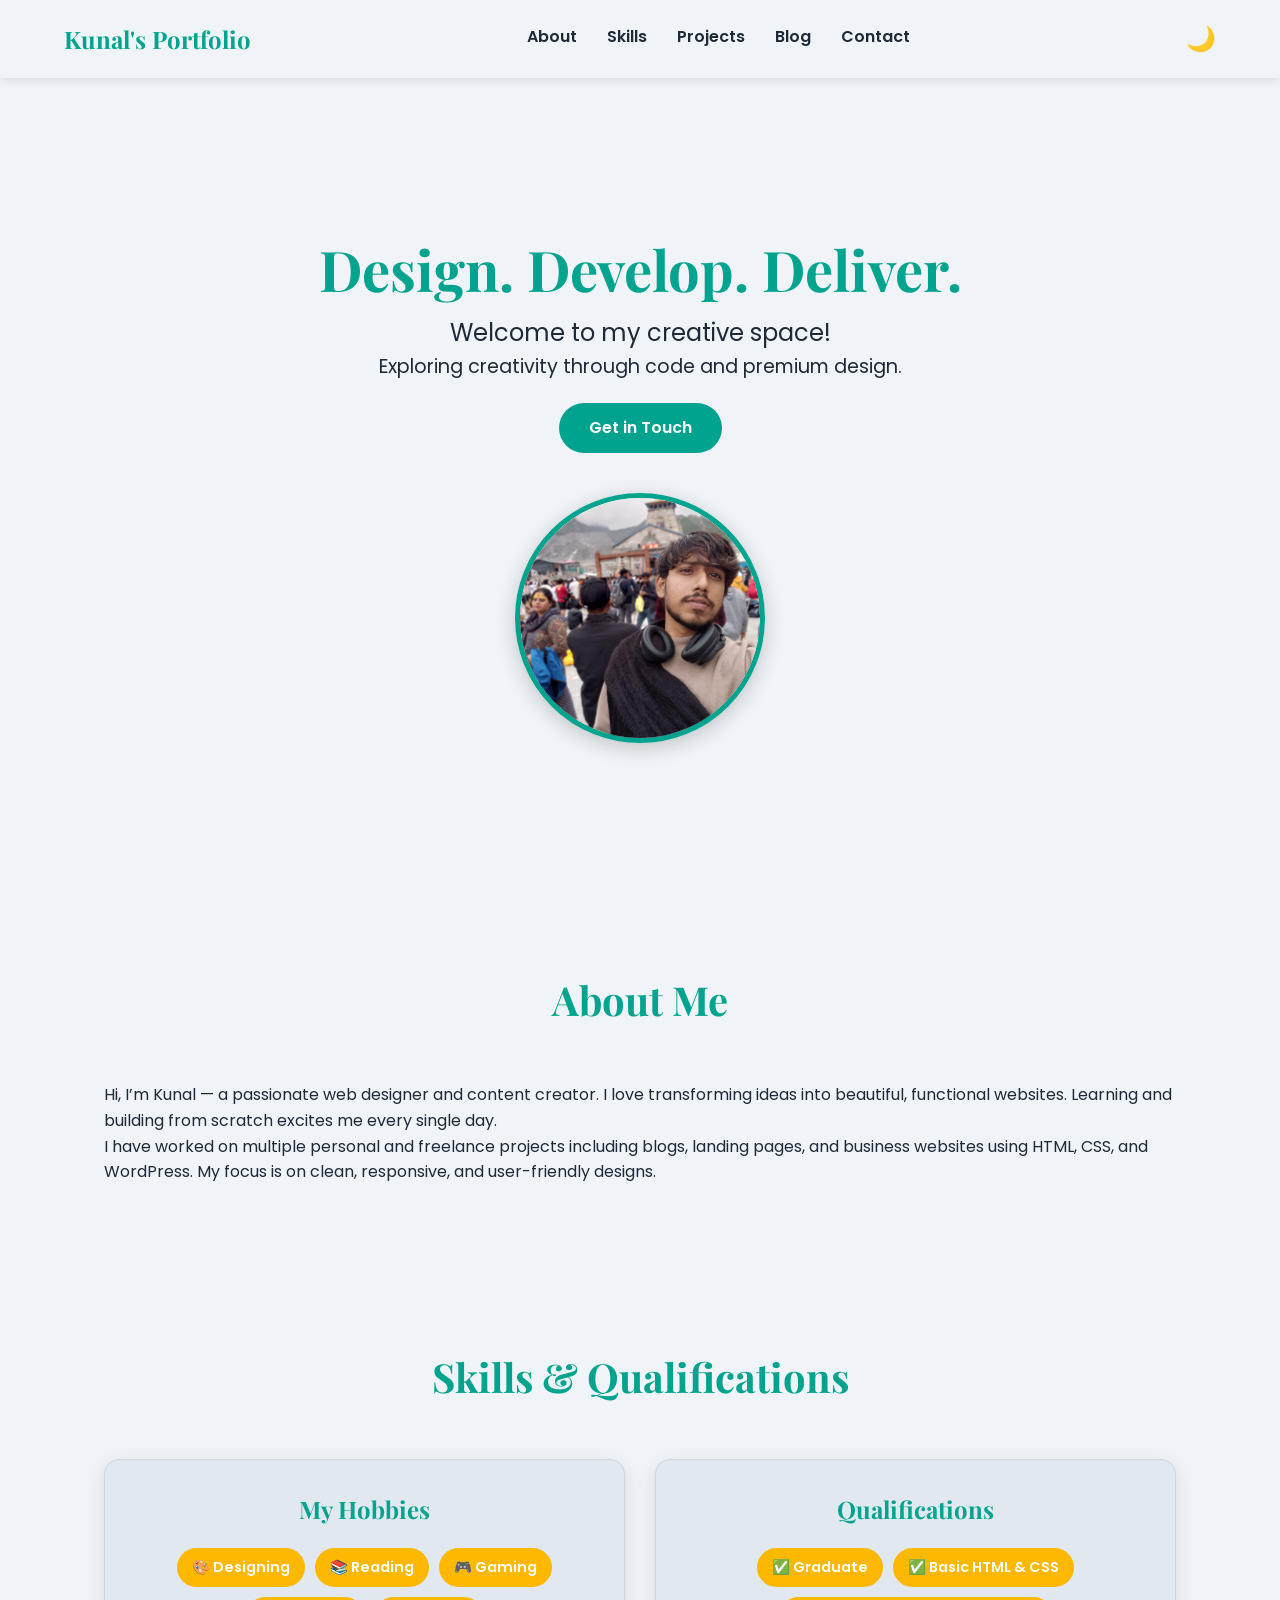
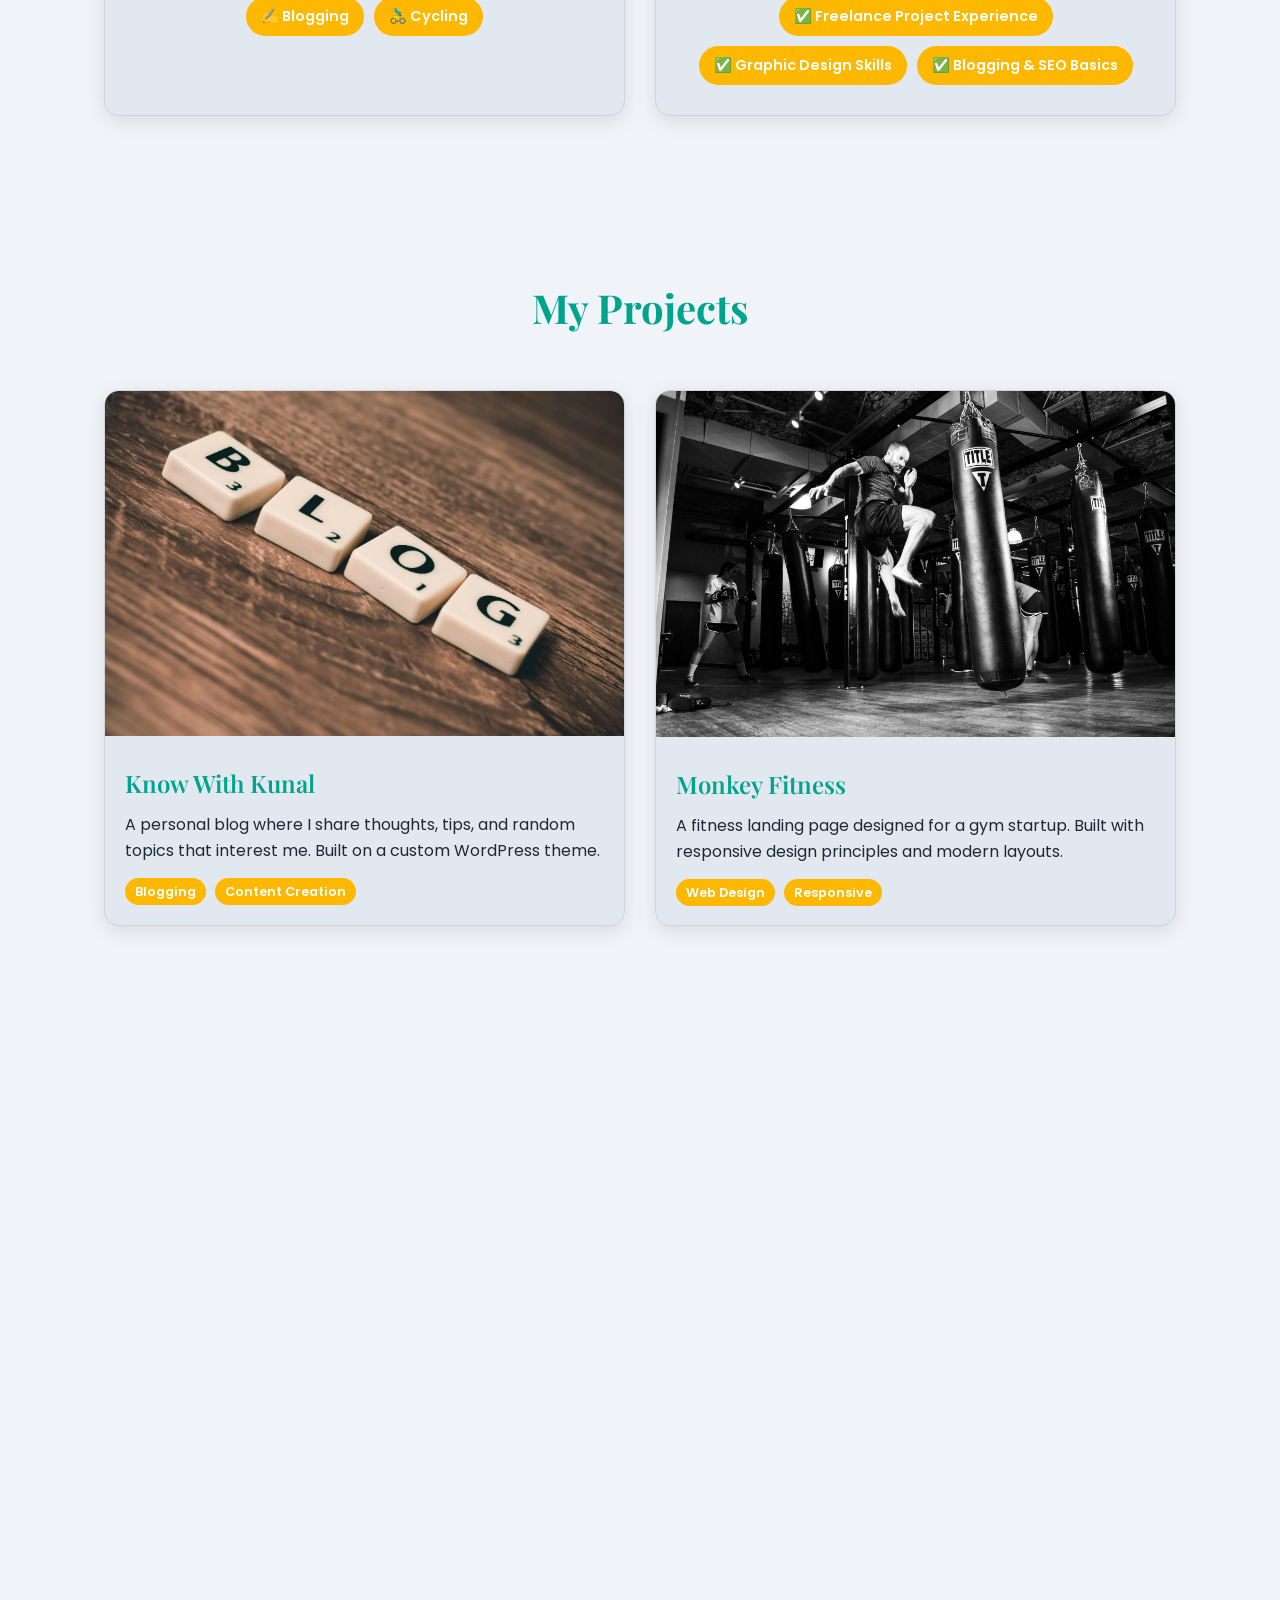
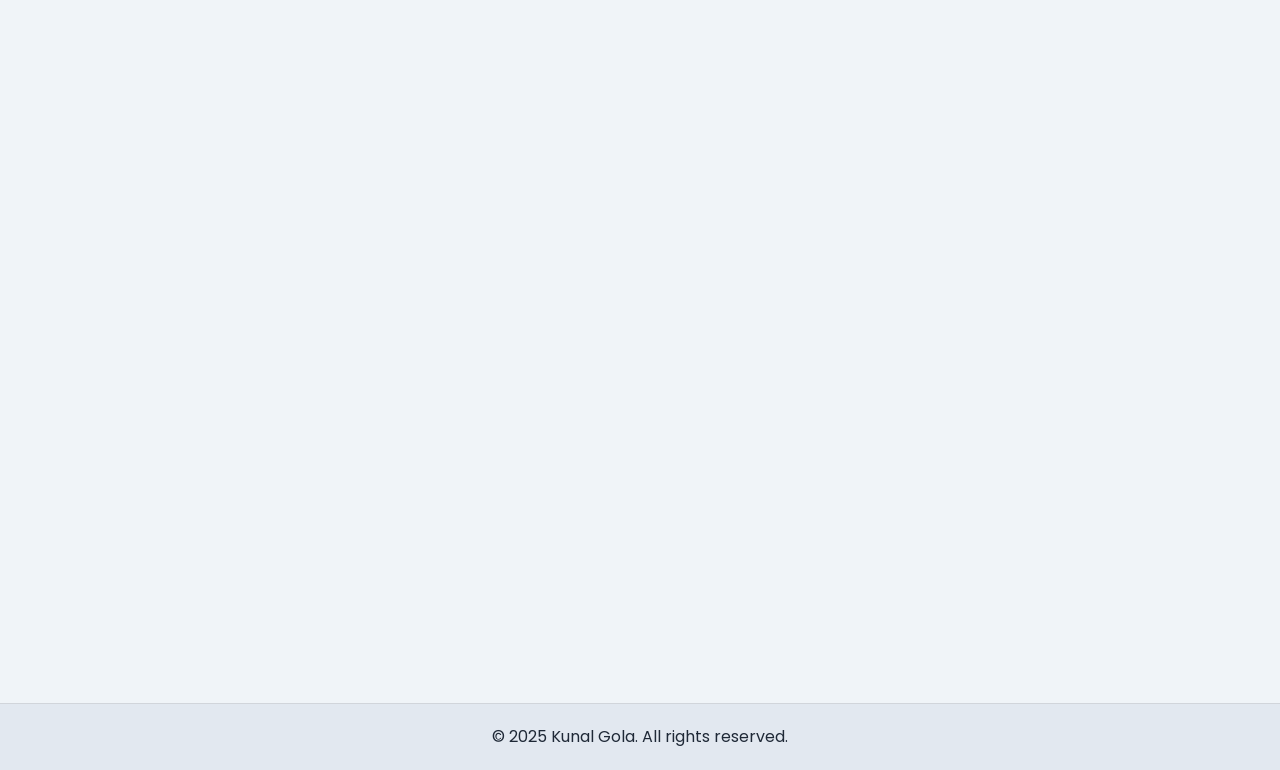
<file: index.html>
<!DOCTYPE html>
<html lang="en">
<head>
    <meta charset="UTF-8">
    <meta name="viewport" content="width=device-width, initial-scale=1.0">
    <title>Kunal's Portfolio</title>
    <!-- Link to the custom CSS file -->
    <link rel="stylesheet" href="style.css">
    <!-- Google Fonts for a professional look -->
    <link href="https://fonts.googleapis.com/css2?family=Poppins:wght@300;400;600;700&family=Playfair+Display:wght@400&display=swap" rel="stylesheet">
</head>
<body>

    <!-- Loader Screen -->
    <div id="loader" class="loader">
        <div class="spinner"></div>
    </div>

    <!-- Header with Navigation and Dark Mode Toggle -->
    <header class="header">
        <a href="#" class="logo">Kunal's Portfolio</a>
        <nav class="nav">
            <a href="#about" class="nav-link">About</a>
            <a href="#skills" class="nav-link">Skills</a>
            <a href="#projects" class="nav-link">Projects</a>
            <a href="#blog" class="nav-link">Blog</a>
            <a href="#contact" class="nav-link">Contact</a>
        </nav>
        <button id="theme-toggle" class="theme-toggle">🌙</button>
    </header>

    <!-- Hero Section -->
    <section id="hero" class="hero">
        <div class="hero-content">
            <h1 class="hero-title">Design. Develop. Deliver.</h1>
            <p class="hero-subtitle">Welcome to my creative space!</p>
            <p class="hero-text">Exploring creativity through code and premium design.</p>
            <a href="#contact" class="cta-button">Get in Touch</a>
        </div>
        <div class="hero-image-container">
            <!-- Replace with your own image -->
            <img src="me.jpg" alt="Kunal's Profile" class="hero-img">
        </div>
    </section>

    <!-- About Section -->
    <section id="about" class="section reveal">
        <h2 class="section-title">About Me</h2>
        <div class="about-content">
            <p>Hi, I’m Kunal — a passionate web designer and content creator. I love transforming ideas into beautiful, functional websites. Learning and building from scratch excites me every single day.</p>
            <p>I have worked on multiple personal and freelance projects including blogs, landing pages, and business websites using HTML, CSS, and WordPress. My focus is on clean, responsive, and user-friendly designs.</p>
        </div>
    </section>

    <!-- Skills and Qualifications Section -->
    <section id="skills" class="section reveal">
        <h2 class="section-title">Skills & Qualifications</h2>
        <div class="cards-grid">
            <div class="card">
                <h3>My Hobbies</h3>
                <div class="tags">
                    <span>🎨 Designing</span>
                    <span>📚 Reading</span>
                    <span>🎮 Gaming</span>
                    <span>✍️ Blogging</span>
                    <span>🚴‍♂️ Cycling</span>
                </div>
            </div>
            <div class="card">
                <h3>Qualifications</h3>
                <div class="tags">
                    <span>✅ Graduate</span>
                    <span>✅ Basic HTML & CSS</span>
                    <span>✅ Freelance Project Experience</span>
                    <span>✅ Graphic Design Skills</span>
                    <span>✅ Blogging & SEO Basics</span>
                </div>
            </div>
        </div>
    </section>

    <!-- Projects Section -->
    <section id="projects" class="section reveal">
        <h2 class="section-title">My Projects</h2>
        <div class="projects-grid">
            <!-- Project 1: Your Blog -->
            <a href="https://knowwithkunal.blogspot.com/?m=1" target="_blank" class="project-card">
                <img src="2.jpg" alt="Know With Kunal Blog">
                <div class="project-info">
                    <h3>Know With Kunal</h3>
                    <p>A personal blog where I share thoughts, tips, and random topics that interest me. Built on a custom WordPress theme.</p>
                    <span class="project-tag">Blogging</span>
                    <span class="project-tag">Content Creation</span>
                </div>
            </a>
            <!-- Project 2: Monkey Fitness -->
    <a href="https://kunalji1012.github.io/Monkeyfitnessgym/" target="_blank" class="project-card">
        <img src="1.jpg" alt="Monkey Fitness">
        <div class="project-info">
            <h3>Monkey Fitness</h3>
            <p>A fitness landing page designed for a gym startup. Built with responsive design principles and modern layouts.</p>
            <span class="project-tag">Web Design</span>
            <span class="project-tag">Responsive</span>
        </div>
    </a>
           
        </div>
    </section>

    <!-- Blog Section (Scrollable) -->
    <section id="blog" class="section reveal">
        <h2 class="section-title">My Blog</h2>
        <p class="section-subtitle">A collection of my thoughts and insights.</p>
        <div class="scroll-container">
            <div class="blog-cards-row">
                <a href="#" class="blog-card">
                    <h4>📝 5 Morning Habits</h4>
                    <p>Boost your day with these powerful habits.</p>
                </a>
                <a href="#" class="blog-card">
                    <h4>💻 Learn HTML & CSS</h4>
                    <p>Start your web design journey the right way.</p>
                </a>
                <a href="#" class="blog-card">
                    <h4>📈 Productivity Hacks</h4>
                    <p>Simple tricks to increase daily focus.</p>
                </a>
                <a href="#" class="blog-card">
                    <h4>🎯 Goal Setting Tips</h4>
                    <p>How to stay motivated and consistent.</p>
                </a>
            </div>
        </div>
        <a class="cta-button" href="https://knowwithkunal.blogspot.com" target="_blank">🌐 Visit Full Blog</a>
    </section>

    <!-- Contact Section -->
   <!-- Contact Section -->
<section id="contact" class="section reveal">
    <h2 class="section-title">Contact Me</h2>
    <p class="section-subtitle">I'm currently open for new opportunities.</p>
    
    <form class="contact-form" action="https://formspree.io/f/xjkolqvy" method="POST">
        <input type="text" name="name" placeholder="Your Name" required />
        <input type="email" name="email" placeholder="Your Email" required />
        <textarea name="message" rows="5" placeholder="Your Message" required></textarea>
        <button type="submit" class="cta-button">Send Message</button>
    </form>
    
    <div class="contact-info">
        <p>📍 Delhi, India | 📧 kunalji1012@gmail.com</p>
        <p>
            <a href="https://www.instagram.com/__kunal__2909" target="_blank">Instagram</a> |
            <a href="https://wa.me/qr/DSJIEBOKUOROB1" target="_blank">WhatsApp</a>
        </p>
    </div>
</section>

    <!-- Footer -->
    <footer class="footer">
        <p>&copy; 2025 Kunal Gola. All rights reserved.</p>
    </footer>

    <!-- Scroll to Top Button -->
    <button id="scrollTopBtn" class="scroll-top-btn">⬆️</button>

    <!-- Link to the custom JavaScript file -->
    <script src="script.js"></script>
</body>
</html>
</file>
<file: style.css>
/* ===================== */
/* CSS Variables & Global Styles */
/* ===================== */
:root {
    /* New Color Palette for Light Mode */
    --bg-color: #f0f4f8;      /* A soft, light gray-blue background */
    --text-color: #1f2937;    /* Dark gray for main text */
    --primary-color: #00a38d; /* Vibrant teal for highlights */
    --secondary-color: #ffb800; /* Warm amber for accents */
    --card-bg: #e2e8f0;       /* Slightly lighter gray for card backgrounds */
    --card-border: #d1d5db;   /* Subtle border for cards */
    --font-heading: 'Playfair Display', serif;
    --font-body: 'Poppins', sans-serif;
}

body.dark-mode {
    /* New Color Palette for Dark Mode */
    --bg-color: #111827;      /* Dark blue-gray background */
    --text-color: #d1d5db;    /* Light gray for main text */
    --primary-color: #00a38d; /* Same vibrant teal for highlights */
    --secondary-color: #ffb800; /* Same warm amber for accents */
    --card-bg: #1f2937;       /* Slightly lighter dark gray for cards */
    --card-border: #374151;   /* Subtle border for cards */
}

* {
    box-sizing: border-box;
    margin: 0;
    padding: 0;
    transition: background-color 0.3s ease, color 0.3s ease, transform 0.3s ease;
}

html {
    scroll-behavior: smooth;
}

body {
    font-family: var(--font-body);
    line-height: 1.6;
    background-color: var(--bg-color);
    color: var(--text-color);
}

.loader {
    position: fixed;
    top: 0;
    left: 0;
    width: 100%;
    height: 100%;
    background-color: var(--bg-color);
    display: flex;
    justify-content: center;
    align-items: center;
    z-index: 10000;
    opacity: 1;
    visibility: visible;
    transition: opacity 0.5s ease-out, visibility 0.5s ease-out;
}

body.loaded .loader {
    opacity: 0;
    visibility: hidden;
}

.spinner {
    width: 50px;
    height: 50px;
    border: 5px solid var(--primary-color);
    border-top-color: transparent;
    border-radius: 50%;
    animation: spin 1s linear infinite;
}

.section {
    padding: 80px 5%;
    max-width: 1200px;
    margin: 0 auto;
    opacity: 0;
    transform: translateY(50px);
    transition: opacity 1s ease-out, transform 1s ease-out;
}

.reveal.active {
    opacity: 1;
    transform: translateY(0);
}

.section-title {
    font-family: var(--font-heading);
    font-size: 2.5rem;
    font-weight: 700;
    text-align: center;
    margin-bottom: 50px;
    color: var(--primary-color);
}

.section-subtitle {
    text-align: center;
    margin-bottom: 20px;
}

.cta-button {
    display: inline-block;
    background-color: var(--primary-color);
    color: #ffffff;
    padding: 12px 30px;
    border-radius: 50px;
    text-decoration: none;
    font-weight: 600;
    margin-top: 20px;
    transition: transform 0.3s, box-shadow 0.3s, background-color 0.3s;
}

.cta-button:hover {
    transform: translateY(-3px);
    box-shadow: 0 5px 15px rgba(0, 0, 0, 0.2);
}

/* ===================== */
/* Header and Navigation */
/* ===================== */
.header {
    display: flex;
    justify-content: space-between;
    align-items: center;
    padding: 20px 5%;
    position: sticky;
    top: 0;
    z-index: 1000;
    background-color: var(--bg-color);
    box-shadow: 0 2px 10px rgba(0, 0, 0, 0.1);
}

.logo {
    font-family: var(--font-heading);
    font-size: 1.5rem;
    font-weight: 700;
    color: var(--primary-color);
    text-decoration: none;
}

.nav {
    display: flex;
    gap: 30px;
}

.nav-link {
    font-size: 1rem;
    font-weight: 600;
    color: var(--text-color);
    text-decoration: none;
    position: relative;
    padding-bottom: 5px;
}

.nav-link::after {
    content: '';
    position: absolute;
    left: 0;
    bottom: 0;
    width: 0;
    height: 2px;
    background-color: var(--primary-color);
    transition: width 0.3s ease;
}

.nav-link:hover::after {
    width: 100%;
}

.theme-toggle {
    background: none;
    border: none;
    font-size: 1.5rem;
    cursor: pointer;
    transition: transform 0.3s ease;
}

.theme-toggle:hover {
    transform: scale(1.1);
}

/* ===================== */
/* Hero Section */
/* ===================== */
.hero {
    display: flex;
    flex-direction: column;
    align-items: center;
    justify-content: center;
    text-align: center;
    min-height: 90vh;
    gap: 40px;
    padding: 0 5%;
}

.hero-title {
    font-family: var(--font-heading);
    font-size: 3.5rem;
    font-weight: 700;
    color: var(--primary-color);
    animation: fadeIn 1s ease-out;
}

.hero-subtitle {
    font-size: 1.5rem;
    font-weight: 400;
    color: var(--text-color);
    animation: slideInUp 1s ease-out;
}

.hero-text {
    font-size: 1.2rem;
    color: var(--text-color);
    animation: fadeIn 1.5s ease-out;
}

.hero-image-container {
    width: 250px;
    height: 250px;
    border-radius: 50%;
    overflow: hidden;
    border: 5px solid var(--primary-color);
    box-shadow: 0 5px 20px rgba(0, 0, 0, 0.2);
    animation: scaleIn 1.5s ease-out;
}

.hero-img {
    width: 100%;
    height: 100%;
    object-fit: cover;
}

/* ===================== */
/* Cards Section */
/* ===================== */
.cards-grid {
    display: grid;
    grid-template-columns: repeat(auto-fit, minmax(300px, 1fr));
    gap: 30px;
    text-align: center;
}

.card {
    background-color: var(--card-bg);
    border-radius: 15px;
    padding: 30px;
    box-shadow: 0 5px 20px rgba(0, 0, 0, 0.1);
    border: 1px solid var(--card-border);
    transition: transform 0.3s, box-shadow 0.3s;
}

.card:hover {
    transform: translateY(-10px);
    box-shadow: 0 10px 30px rgba(0, 0, 0, 0.2);
}

.card h3 {
    font-family: var(--font-heading);
    font-size: 1.5rem;
    margin-bottom: 20px;
    color: var(--primary-color);
}

.tags {
    display: flex;
    flex-wrap: wrap;
    justify-content: center;
    gap: 10px;
}

.tags span {
    background-color: var(--secondary-color);
    color: #ffffff;
    padding: 8px 15px;
    border-radius: 50px;
    font-size: 0.9rem;
    font-weight: 600;
}

/* ===================== */
/* Projects Section */
/* ===================== */
.projects-grid {
    display: grid;
    grid-template-columns: repeat(auto-fit, minmax(300px, 1fr));
    gap: 30px;
}

.project-card {
    background-color: var(--card-bg);
    border-radius: 15px;
    overflow: hidden;
    box-shadow: 0 5px 20px rgba(0, 0, 0, 0.1);
    border: 1px solid var(--card-border);
    transition: transform 0.3s, box-shadow 0.3s;
    text-decoration: none;
    color: var(--text-color);
}

.project-card:hover {
    transform: translateY(-10px);
    box-shadow: 0 10px 30px rgba(0, 0, 0, 0.2);
}

.project-card img {
    width: 100%;
    height: auto;           /* keep aspect ratio */
    object-fit: contain;    /* fit entire image inside */
    border-radius: 12px 12px 0 0; /* optional for rounded corners */
}

.project-info {
    padding: 20px;
}

.project-info h3 {
    font-family: var(--font-heading);
    font-size: 1.5rem;
    font-weight: 600;
    margin-bottom: 10px;
    color: var(--primary-color);
}

.project-info p {
    margin-bottom: 15px;
}

.project-tag {
    background-color: var(--secondary-color);
    color: #ffffff;
    padding: 5px 10px;
    border-radius: 20px;
    font-size: 0.8rem;
    font-weight: 600;
    margin-right: 5px;
}

/* ===================== */
/* Blog Section */
/* ===================== */
.scroll-container {
    overflow-x: auto;
    -webkit-overflow-scrolling: touch;
    white-space: nowrap;
    padding-bottom: 20px;
}

.blog-cards-row {
    display: inline-flex;
    gap: 20px;
}

.blog-card {
    display: inline-block;
    width: 300px;
    background-color: var(--card-bg);
    border-radius: 15px;
    padding: 25px;
    box-shadow: 0 5px 20px rgba(0, 0, 0, 0.1);
    border: 1px solid var(--card-border);
    transition: transform 0.3s, box-shadow 0.3s;
    text-decoration: none;
    color: var(--text-color);
}

.blog-card:hover {
    transform: translateY(-5px);
    box-shadow: 0 10px 30px rgba(0, 0, 0, 0.2);
}

.blog-card h4 {
    font-family: var(--font-heading);
    font-size: 1.2rem;
    font-weight: 600;
    margin-bottom: 10px;
    color: var(--primary-color);
}

/* ===================== */
/* Contact Section */
/* ===================== */
.contact-form {
    display: flex;
    flex-direction: column;
    gap: 20px;
    max-width: 600px;
    margin: 0 auto 40px;
}

.contact-form input,
.contact-form textarea {
    width: 100%;
    padding: 15px;
    border-radius: 10px;
    border: 1px solid var(--card-border);
    background-color: var(--card-bg);
    color: var(--text-color);
    font-family: var(--font-body);
}

.contact-info {
    text-align: center;
}

.contact-info a {
    color: var(--primary-color);
    text-decoration: none;
    font-weight: 600;
    margin: 0 5px;
}

.contact-info a:hover {
    text-decoration: underline;
}

/* ===================== */
/* Footer */
/* ===================== */
.footer {
    text-align: center;
    padding: 20px;
    background-color: var(--card-bg);
    border-top: 1px solid var(--card-border);
    color: var(--text-color);
}

/* ===================== */
/* Scroll to Top Button */
/* ===================== */
.scroll-top-btn {
    position: fixed;
    bottom: 20px;
    right: 20px;
    background-color: var(--primary-color);
    color: #ffffff;
    border: none;
    border-radius: 50%;
    width: 50px;
    height: 50px;
    font-size: 1.5rem;
    cursor: pointer;
    box-shadow: 0 5px 15px rgba(0, 0, 0, 0.2);
    opacity: 0;
    visibility: hidden;
    transition: opacity 0.5s, visibility 0.5s, transform 0.3s;
}

.scroll-top-btn.visible {
    opacity: 1;
    visibility: visible;
}

.scroll-top-btn:hover {
    transform: translateY(-5px);
}

/* ===================== */
/* Animations */
/* ===================== */
@keyframes spin {
    to { transform: rotate(360deg); }
}

@keyframes fadeIn {
    from { opacity: 0; }
    to { opacity: 1; }
}

@keyframes slideInUp {
    from { transform: translateY(50px); opacity: 0; }
    to { transform: translateY(0); opacity: 1; }
}

@keyframes scaleIn {
    0% { transform: scale(0.1); opacity: 0; }
    80% { transform: scale(1.1); opacity: 1; }
    100% { transform: scale(1); }
}

/* ===================== */
/* Responsive Design */
/* ===================== */
@media (max-width: 768px) {
    .header {
        flex-direction: column;
        gap: 15px;
    }

    .nav {
        gap: 10px;
    }

    .hero {
        flex-direction: column-reverse;
        padding-top: 100px;
        min-height: auto;
    }

    .hero-title {
        font-size: 2.5rem;
    }

    .hero-image-container {
        width: 150px;
        height: 150px;
    }

    .section-title {
        font-size: 2rem;
    }

    .contact-info {
        flex-direction: column;
        gap: 10px;
    }
}
</file>
